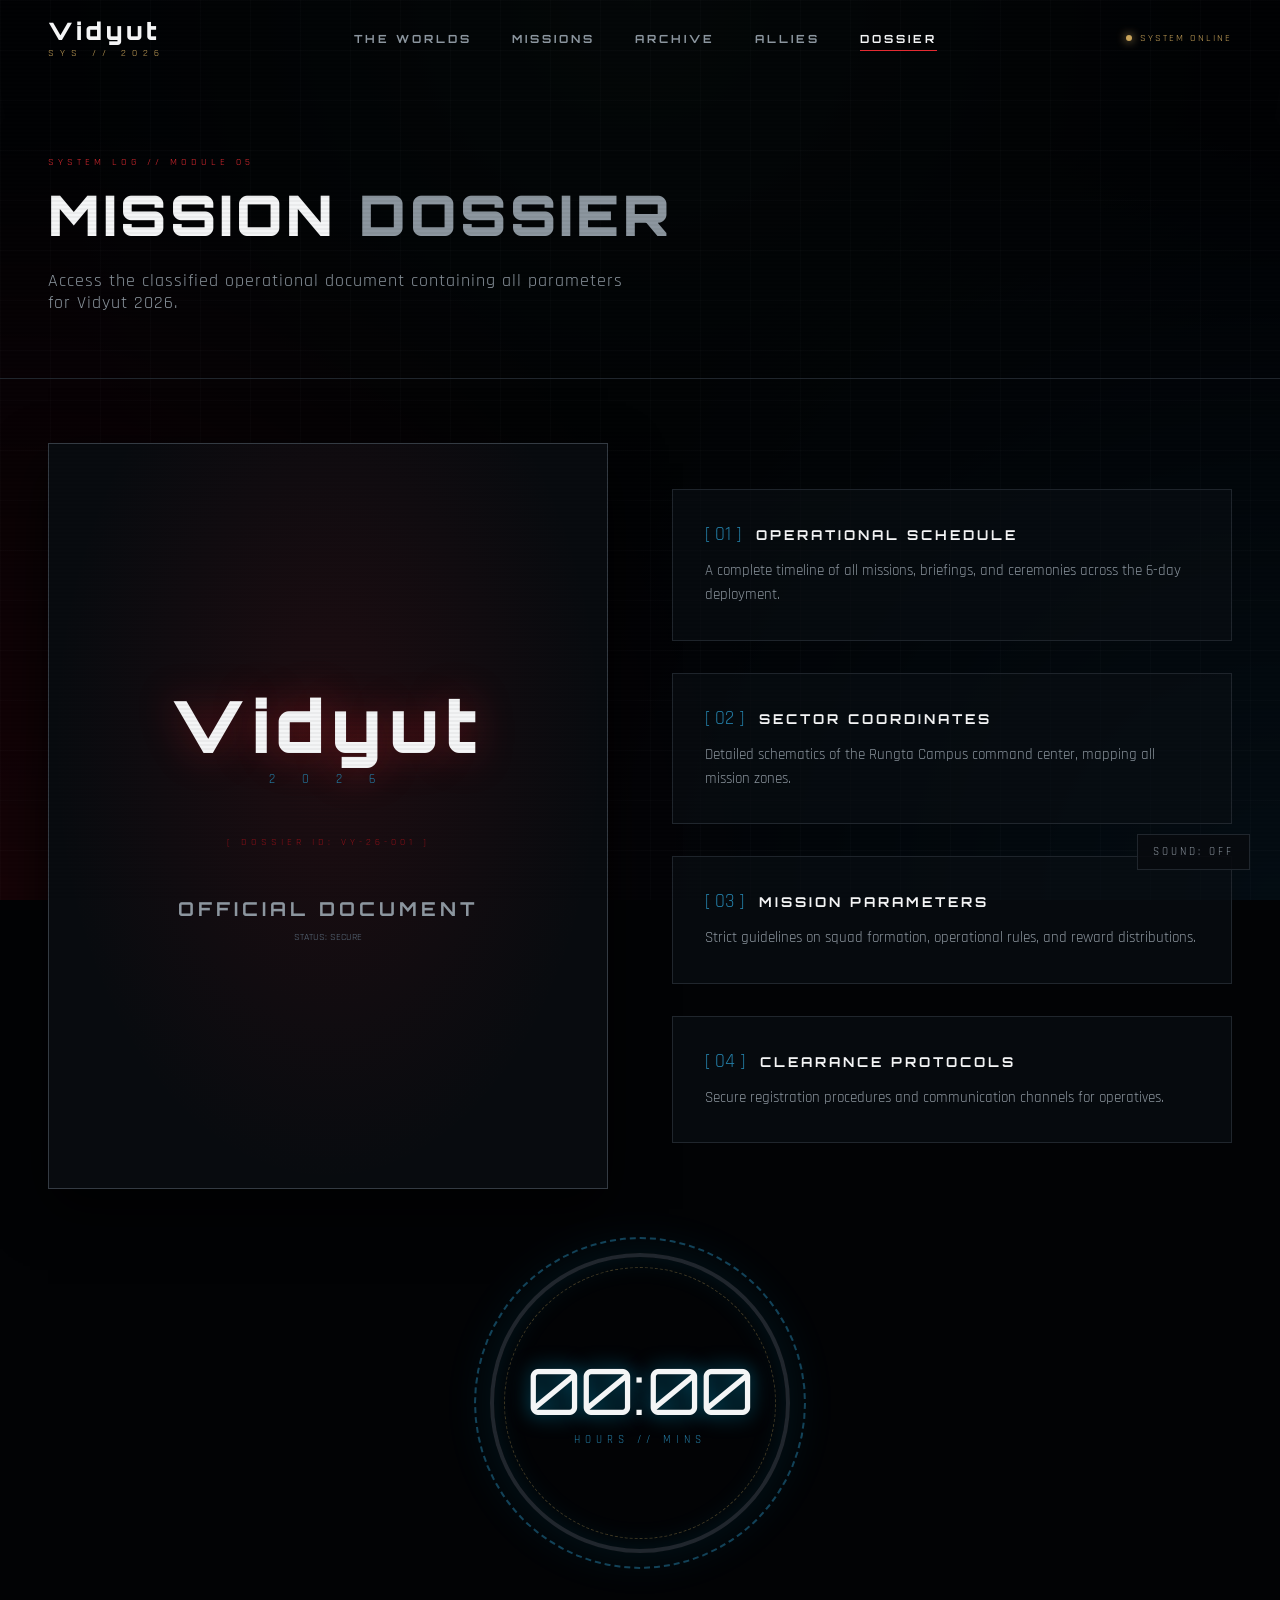
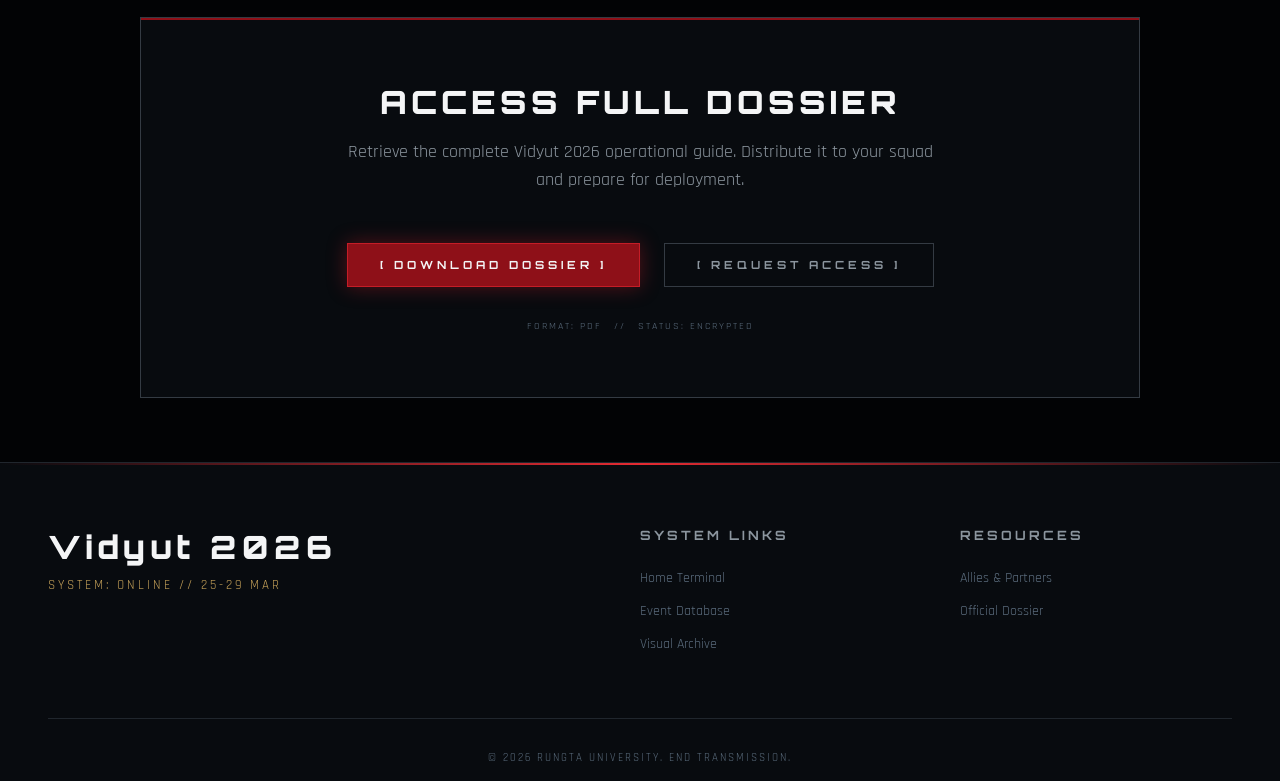
<file: brochure.html>
<!DOCTYPE html>
<html lang="en">
<head>
<meta charset="UTF-8">
<meta name="viewport" content="width=device-width, initial-scale=1.0">
<title>MISSION DOSSIER // Vidyut 2026</title>
<link rel="icon" type="image/png" href="https://i.ibb.co/TD3bmT7h/Untitled-design.png">
<link rel="preconnect" href="https://fonts.googleapis.com">
<link href="https://fonts.googleapis.com/css2?family=Orbitron:wght@400;700;900&family=Rajdhani:wght@400;500;600;700&display=swap" rel="stylesheet">
<link rel="stylesheet" href="shared.css">
<style>
/* Specific overrides for brochure.html */
.page-header {
  padding: 150px 3rem 4rem;
  max-width: 1300px;
  margin: 0 auto;
  border-bottom: 1px solid var(--steel);
}

.brochure-layout {
  display: grid;
  grid-template-columns: 1fr 1fr;
  gap: 4rem;
  align-items: center;
  max-width: 1300px;
  margin: 4rem auto;
  padding: 0 3rem;
}

.brochure-preview {
  background: var(--gunmetal);
  border: 1px solid var(--steel-light);
  aspect-ratio: 3/4;
  display: flex;
  flex-direction: column;
  align-items: center;
  justify-content: center;
  position: relative;
  overflow: hidden;
  box-shadow: 0 20px 50px rgba(0,0,0,0.8);
}
.bp-bg {
  position: absolute;
  inset: 0;
  background: radial-gradient(ellipse at 50% 40%, rgba(230, 36, 41, 0.1) 0%, transparent 70%);
}
.bp-content {
  position: relative;
  z-index: 1;
  text-align: center;
  padding: 2rem;
}
.bp-logo {
  font-family: 'Orbitron', sans-serif;
  font-size: 4.5rem;
  font-weight: 900;
  color: var(--white);
  letter-spacing: 8px;
  text-shadow: 0 0 40px rgba(230, 36, 41, 0.4);
  line-height: 1;
}
.bp-year {
  font-family: var(--hud-font);
  font-size: 0.8rem;
  color: var(--hud-cyan);
  letter-spacing: 12px;
  margin-top: 10px;
}
.bp-syms {
  margin: 3rem 0;
  font-family: var(--hud-font);
  font-size: 0.65rem;
  color: var(--energy-red);
  letter-spacing: 4px;
}
.bp-title {
  font-family: 'Orbitron', sans-serif;
  font-size: 1.2rem;
  font-weight: 700;
  color: var(--silver);
  letter-spacing: 4px;
  margin-bottom: 8px;
}

.brochure-info {
  display: flex;
  flex-direction: column;
  gap: 2rem;
}
.br-item {
  background: rgba(11, 15, 20, 0.6);
  border: 1px solid var(--steel);
  padding: 2rem;
  transition: all 0.3s;
  position: relative;
}
.br-item:hover {
  border-color: var(--hud-cyan);
  background: var(--gunmetal);
  transform: translateX(10px);
}
.br-item::before {
  content: '';
  position: absolute;
  left: 0; top: 0; bottom: 0;
  width: 2px;
  background: var(--hud-cyan);
  opacity: 0;
  transition: opacity 0.3s;
}
.br-item:hover::before { opacity: 1; }
.br-item-head {
  display: flex;
  align-items: center;
  gap: 15px;
  margin-bottom: 12px;
}
.br-icon {
  font-family: var(--hud-font);
  color: var(--hud-cyan);
  font-size: 1.2rem;
}
.br-item-title {
  font-family: 'Orbitron', sans-serif;
  font-size: 0.85rem;
  font-weight: 700;
  color: var(--white);
  letter-spacing: 3px;
  text-transform: uppercase;
}
.br-item-desc {
  font-size: 0.95rem;
  color: var(--silver);
  line-height: 1.6;
}

.download-cta {
  background: var(--gunmetal);
  border: 1px solid var(--steel-light);
  padding: 4rem 3rem;
  text-align: center;
  margin: 4rem auto;
  max-width: 1000px;
  position: relative;
  overflow: hidden;
}
.download-cta::before {
  content: '';
  position: absolute;
  top: 0; left: 0; right: 0; height: 2px;
  background: var(--energy-red);
}
.dc-title {
  font-family: 'Orbitron', sans-serif;
  font-size: 2rem;
  font-weight: 900;
  color: var(--white);
  margin-bottom: 1rem;
  letter-spacing: 4px;
}
.dc-sub {
  font-size: 1.1rem;
  color: var(--silver);
  margin-bottom: 3rem;
  line-height: 1.6;
  max-width: 600px;
  margin-left: auto;
  margin-right: auto;
}
.dc-btns {
  display: flex;
  gap: 1.5rem;
  justify-content: center;
  flex-wrap: wrap;
}
.btn-ghost {
  display: inline-block;
  background: transparent;
  color: var(--silver);
  padding: 14px 32px;
  font-family: 'Orbitron', sans-serif;
  font-size: 0.7rem;
  font-weight: 700;
  letter-spacing: 4px;
  text-transform: uppercase;
  text-decoration: none;
  border: 1px solid var(--steel-light);
  transition: all 0.3s;
}
.btn-ghost:hover {
  border-color: var(--hud-cyan);
  color: var(--hud-cyan);
  background: rgba(0, 200, 255, 0.05);
}
.file-info {
  display: flex;
  align-items: center;
  gap: 12px;
  margin-top: 2rem;
  justify-content: center;
  font-family: var(--hud-font);
  font-size: 0.65rem;
  color: var(--muted);
  letter-spacing: 2px;
}

/* REACTOR COUNTDOWN */
.reactor-container {
  display: flex;
  justify-content: center;
  margin: 4rem 0;
}
.reactor-core {
  position: relative;
  width: 300px; height: 300px;
  border-radius: 50%;
  border: 4px solid var(--steel);
  display: flex; align-items: center; justify-content: center;
  box-shadow: 0 0 50px rgba(0, 200, 255, 0.1), inset 0 0 30px rgba(0, 200, 255, 0.1);
  animation: pulseCore 4s infinite alternate;
}
@keyframes pulseCore {
  from { box-shadow: 0 0 50px rgba(0, 200, 255, 0.1), inset 0 0 30px rgba(0, 200, 255, 0.1); border-color: var(--steel); }
  to { box-shadow: 0 0 80px rgba(0, 200, 255, 0.3), inset 0 0 50px rgba(0, 200, 255, 0.3); border-color: var(--hud-cyan); }
}
.reactor-ring {
  position: absolute; inset: -20px;
  border: 2px dashed var(--hud-cyan); border-radius: 50%;
  animation: spin 30s linear infinite; opacity: 0.5;
}
.reactor-ring-2 {
  position: absolute; inset: 10px;
  border: 1px dashed var(--arc-gold); border-radius: 50%;
  animation: spin reverse 20s linear infinite; opacity: 0.3;
}
@keyframes spin { 100% { transform: rotate(360deg); } }

.countdown {
  display: flex; flex-direction: column; align-items: center;
  position: relative; z-index: 2;
}
.cd-time {
  font-family: var(--title-font); font-size: 4rem; color: var(--white);
  line-height: 1; text-shadow: 0 0 20px rgba(0,200,255,0.5);
}
.cd-label {
  font-family: var(--hud-font); font-size: 0.7rem; color: var(--hud-cyan);
  letter-spacing: 5px; margin-top: 10px;
}

@media(max-width: 900px) {
  .page-header { padding: 120px 1.5rem 3rem; }
  .brochure-layout { grid-template-columns: 1fr; padding: 0 1.5rem; gap: 3rem; }
  .download-cta { margin: 3rem 1.5rem; padding: 3rem 1.5rem; }
  .br-item:hover { transform: none; }
}
</style>
</head>
<body>

<div class="bg-cinematic"></div>
<div class="bg-grid"></div>
<div class="bg-scanlines"></div>

<!-- MOBILE COMMAND MENU -->
<div id="cmd-menu">
  <a href="index.html">01 THE WORLDS</a>
  <a href="events.html">02 MISSION FILES</a>
  <a href="gallery.html">03 THE ARCHIVE</a>
  <a href="sponsors.html">04 THE ALLIES</a>
  <a href="brochure.html" class="active">05 THE DOSSIER</a>
</div>

<!-- NAVBAR HUD -->
<nav id="hud-navbar">
  <a href="index.html" class="nav-brand">
    <span class="nav-brand-title">Vidyut</span>
    <span class="nav-brand-sub">SYS // 2026</span>
  </a>
  <ul class="nav-links">
    <li><a href="index.html">The Worlds</a></li>
    <li><a href="events.html">Missions</a></li>
    <li><a href="gallery.html">Archive</a></li>
    <li><a href="sponsors.html">Allies</a></li>
    <li><a href="brochure.html" class="active">Dossier</a></li>
  </ul>
  <div class="nav-right">
    <div class="sys-indicator">
      <div class="sys-dot"></div>
      SYSTEM ONLINE
    </div>
    <button class="hamburger" id="btn-hamburger">
      <span></span><span></span><span></span>
    </button>
  </div>
</nav>

<header class="page-header reveal">
  <div class="section-label">SYSTEM LOG // MODULE 05</div>
  <h1 class="cinematic-title">MISSION <span>DOSSIER</span></h1>
  <p style="color:var(--silver); font-size:1.1rem; letter-spacing:1px; max-width:600px;">Access the classified operational document containing all parameters for Vidyut 2026.</p>
</header>

<main>
  <div class="brochure-layout">
    <div class="brochure-preview reveal">
      <div class="hud-corner tl"></div><div class="hud-corner tr"></div>
      <div class="hud-corner bl"></div><div class="hud-corner br"></div>
      <div class="bp-bg"></div>
      <div class="bp-content">
        <div class="bp-logo">Vidyut</div>
        <div class="bp-year">2 0 2 6</div>
        <div class="bp-syms">[ DOSSIER ID: VY-26-001 ]</div>
        <div class="bp-title">OFFICIAL DOCUMENT</div>
        <div style="font-family:var(--hud-font); font-size:0.6rem; color:var(--muted); margin-top:10px;">STATUS: SECURE</div>
      </div>
    </div>
    <div class="brochure-info reveal">
      <div class="br-item">
        <div class="br-item-head"><div class="br-icon">[ 01 ]</div><div class="br-item-title">Operational Schedule</div></div>
        <div class="br-item-desc">A complete timeline of all missions, briefings, and ceremonies across the 6-day deployment.</div>
      </div>
      <div class="br-item">
        <div class="br-item-head"><div class="br-icon">[ 02 ]</div><div class="br-item-title">Sector Coordinates</div></div>
        <div class="br-item-desc">Detailed schematics of the Rungta Campus command center, mapping all mission zones.</div>
      </div>
      <div class="br-item">
        <div class="br-item-head"><div class="br-icon">[ 03 ]</div><div class="br-item-title">Mission Parameters</div></div>
        <div class="br-item-desc">Strict guidelines on squad formation, operational rules, and reward distributions.</div>
      </div>
      <div class="br-item">
        <div class="br-item-head"><div class="br-icon">[ 04 ]</div><div class="br-item-title">Clearance Protocols</div></div>
        <div class="br-item-desc">Secure registration procedures and communication channels for operatives.</div>
      </div>
    </div>
  </div>

  <div class="reactor-container reveal">
    <div class="reactor-core">
      <div class="reactor-ring"></div>
      <div class="reactor-ring-2"></div>
      <div class="countdown">
        <div class="cd-time" id="reactor-timer">00:00</div>
        <div class="cd-label">HOURS // MINS</div>
      </div>
    </div>
  </div>

  <div class="download-cta reveal">
    <div class="hud-corner tl"></div><div class="hud-corner tr"></div>
    <div class="hud-corner bl"></div><div class="hud-corner br"></div>
    <h2 class="dc-title">ACCESS FULL <span>DOSSIER</span></h2>
    <p class="dc-sub">Retrieve the complete Vidyut 2026 operational guide. Distribute it to your squad and prepare for deployment.</p>
    <div class="dc-btns">
      <a href="#" class="btn-primary" onclick="alert('Dossier encryption is currently active. Please stand by for official release or contact command.');return false;">[ DOWNLOAD DOSSIER ]</a>
      <a href="mailto:Vidyut.s@rungta.ac.in?subject=Vidyut 2026 Dossier Request" class="btn-ghost">[ REQUEST ACCESS ]</a>
    </div>
    <div class="file-info"><span>FORMAT: PDF</span><span>//</span><span>STATUS: ENCRYPTED</span></div>
  </div>
</main>

<!-- FOOTER -->
<footer class="cmd-footer">
  <div class="footer-grid">
    <div>
      <div class="f-brand">Vidyut 2026</div>
      <div class="f-sys-status">SYSTEM: ONLINE // 25-29 MAR</div>
    </div>
    <div class="f-col">
      <h4>SYSTEM LINKS</h4>
      <ul>
        <li><a href="index.html">Home Terminal</a></li>
        <li><a href="events.html">Event Database</a></li>
        <li><a href="gallery.html">Visual Archive</a></li>
      </ul>
    </div>
    <div class="f-col">
      <h4>RESOURCES</h4>
      <ul>
        <li><a href="sponsors.html">Allies & Partners</a></li>
        <li><a href="brochure.html">Official Dossier</a></li>
      </ul>
    </div>
  </div>
  <div class="f-bottom">
    <span>© 2026 RUNGTA UNIVERSITY. END TRANSMISSION.</span>
  </div>
</footer>

<script src="js/main.js"></script>
<script src="js/cursor.js"></script>
<script src="js/audio.js"></script>
<script src="js/scene-transition.js"></script>
<script>
  // Reactor Countdown Logic
  document.addEventListener('DOMContentLoaded', () => {
    const targetDate = new Date("March 25, 2026 00:00:00").getTime();
    const timerDisplay = document.getElementById("reactor-timer");

    const updateTimer = () => {
      const now = new Date().getTime();
      const distance = targetDate - now;

      if (distance < 0) {
        timerDisplay.textContent = "00:00";
        return;
      }

      const days = Math.floor(distance / (1000 * 60 * 60 * 24));
      const hours = Math.floor((distance % (1000 * 60 * 60 * 24)) / (1000 * 60 * 60));
      const mins = Math.floor((distance % (1000 * 60 * 60)) / (1000 * 60));

      const h = String((days * 24) + hours).padStart(2, '0');
      const m = String(mins).padStart(2, '0');
      
      timerDisplay.textContent = `${h}:${m}`;
    };

    updateTimer();
    setInterval(updateTimer, 60000); // update every minute
  });
</script>
</body>
</html>
</file>
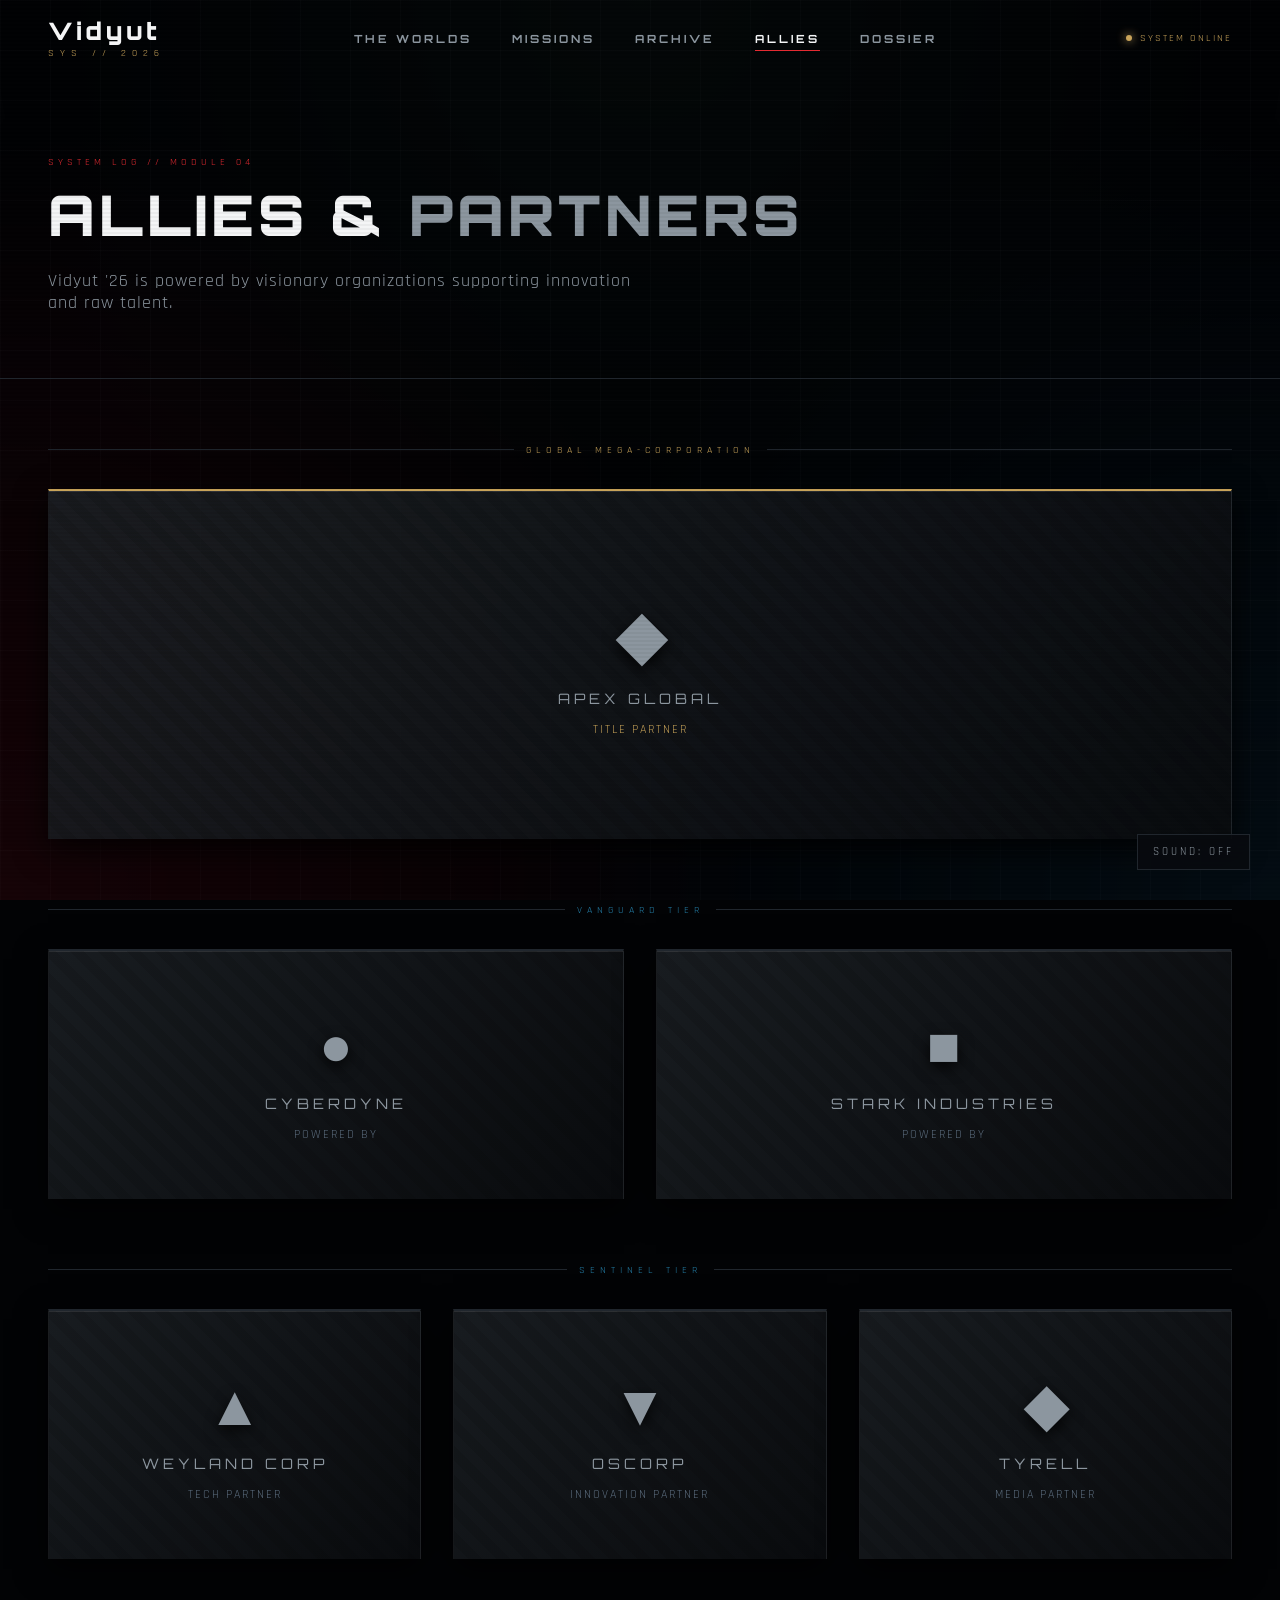
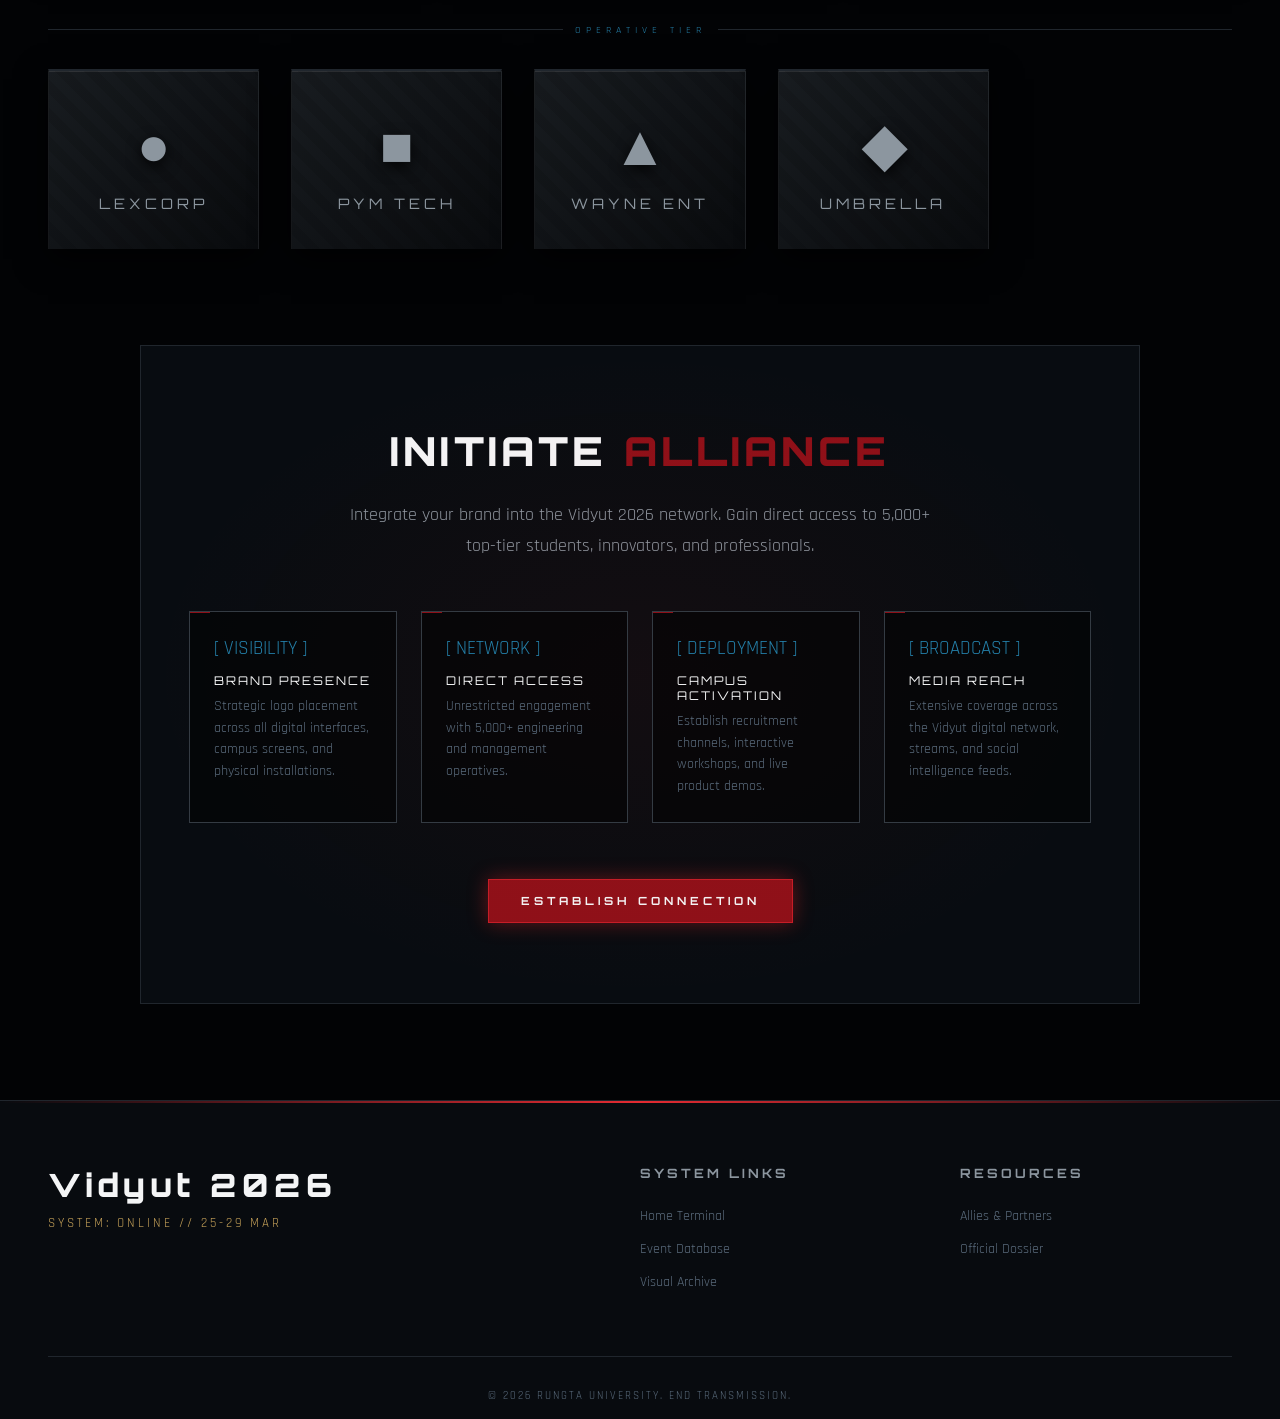
<file: sponsors.html>
<!DOCTYPE html>
<html lang="en">
<head>
<meta charset="UTF-8">
<meta name="viewport" content="width=device-width, initial-scale=1.0">
<title>ALLIES & PARTNERS // Vidyut 2026</title>
<link rel="icon" type="image/png" href="https://i.ibb.co/TD3bmT7h/Untitled-design.png">
<link rel="preconnect" href="https://fonts.googleapis.com">
<link href="https://fonts.googleapis.com/css2?family=Orbitron:wght@400;700;900&family=Rajdhani:wght@400;500;600;700&display=swap" rel="stylesheet">
<link rel="stylesheet" href="shared.css">
<style>
/* Specific overrides for sponsors.html */
.page-header {
  padding: 150px 3rem 4rem;
  max-width: 1300px;
  margin: 0 auto;
  border-bottom: 1px solid var(--steel);
}
.tier-label {
  font-family: var(--hud-font);
  font-size: 0.65rem;
  color: var(--hud-cyan);
  letter-spacing: 5px;
  text-transform: uppercase;
  margin: 4rem 0 2rem;
  display: flex;
  align-items: center;
  gap: 12px;
}
.tier-label::before, .tier-label::after {
  content: ""; flex: 1; height: 1px; background: var(--steel);
}
.tier-label.title-sp { color: var(--arc-gold); }

.sponsors-tier {
  display: grid;
  gap: 2rem;
  max-width: 1300px;
  margin: 0 auto;
  padding: 0 3rem;
}
.sponsors-tier.title-sp { grid-template-columns: 1fr; }
.sponsors-tier.platinum { grid-template-columns: repeat(2, 1fr); }
.sponsors-tier.gold { grid-template-columns: repeat(3, 1fr); }
.sponsors-tier.silver { grid-template-columns: repeat(auto-fill, minmax(200px, 1fr)); }

.sp-card {
  background: linear-gradient(135deg, rgba(30, 35, 40, 0.8), rgba(10, 12, 15, 0.9));
  border: 1px solid rgba(255,255,255,0.05);
  border-top: 2px solid var(--steel);
  border-bottom: 2px solid var(--steel-dark);
  display: flex;
  align-items: center;
  justify-content: center;
  flex-direction: column;
  gap: 15px;
  padding: 2.5rem;
  transition: all 0.5s cubic-bezier(0.2, 1, 0.3, 1);
  position: relative;
  overflow: hidden;
  height: 250px;
  text-align: center;
  cursor: none;
  box-shadow: 0 10px 30px rgba(0,0,0,0.8), inset 0 1px 0 rgba(255,255,255,0.1);
}
.sp-card.silver-card { height: 180px; padding: 1.5rem; }

.sp-card:hover {
  border-color: var(--hud-blue);
  border-top-color: var(--hud-cyan);
  background: linear-gradient(135deg, rgba(40, 45, 55, 0.9), rgba(15, 20, 25, 0.9));
  transform: translateY(-10px) scale(1.02);
  box-shadow: 0 20px 50px rgba(0, 0, 0, 0.9), 0 0 20px rgba(0, 200, 255, 0.2);
  z-index: 10;
}

.sp-card::before {
  content: "";
  position: absolute;
  inset: 0;
  background: repeating-linear-gradient(45deg, transparent, transparent 10px, rgba(0,0,0,0.2) 10px, rgba(0,0,0,0.2) 20px);
  opacity: 0.5;
  pointer-events: none;
}
.sp-card::after {
  content: ""; position: absolute; inset: 0;
  background: radial-gradient(circle at center, rgba(0, 200, 255, 0.1), transparent);
  opacity: 0; transition: opacity 0.5s;
}
.sp-card:hover::after { opacity: 1; }

.sp-sym {
  font-size: 3.5rem;
  color: var(--silver);
  font-family: 'Orbitron', sans-serif;
  font-weight: 900;
  transition: color 0.4s;
  position: relative; z-index: 2;
  text-shadow: 0 5px 15px rgba(0,0,0,0.8);
}
.sp-card:hover .sp-sym { color: var(--white); text-shadow: 0 0 20px rgba(0,200,255,0.6); }

.sp-name {
  font-family: 'Orbitron', sans-serif;
  font-size: 0.9rem;
  color: var(--silver);
  letter-spacing: 4px;
  text-transform: uppercase;
  transition: color 0.4s;
  position: relative; z-index: 2;
}
.sp-card:hover .sp-name { color: var(--white); }

.sp-type {
  font-size: 0.75rem;
  color: var(--muted);
  letter-spacing: 2px;
  font-family: var(--hud-font);
  transition: color 0.4s;
  position: relative; z-index: 2;
}
.sp-card:hover .sp-type { color: var(--hud-cyan); }

.sp-card.title-big {
  height: 350px;
  border-top-color: var(--arc-gold);
}
.sp-card.title-big:hover {
  border-color: var(--arc-gold);
  box-shadow: 0 10px 40px rgba(214, 168, 79, 0.15);
}
.sp-card.title-big .sp-sym { font-size: 4rem; }
.sp-card.title-big:hover .sp-sym { color: var(--arc-gold); text-shadow: 0 0 20px rgba(214, 168, 79, 0.4); }
.sp-card.title-big .sp-type { color: var(--arc-gold); }

/* BECOME ALLY */
.become-sp {
  background: rgba(11, 15, 20, 0.8);
  border: 1px solid var(--steel);
  padding: 5rem 3rem;
  text-align: center;
  margin: 6rem auto;
  max-width: 1000px;
  position: relative;
  overflow: hidden;
}
.become-sp::before {
  content: "";
  position: absolute;
  inset: 0;
  background: radial-gradient(ellipse at center, rgba(230, 36, 41, 0.05) 0%, transparent 70%);
}
.become-title {
  font-family: 'Orbitron', sans-serif;
  font-size: 2.5rem;
  font-weight: 900;
  color: var(--white);
  margin-bottom: 1.5rem;
  letter-spacing: 4px;
}
.become-title span { color: var(--energy-red); }
.become-desc {
  font-size: 1.1rem;
  color: var(--silver);
  max-width: 600px;
  margin: 0 auto 3rem;
  line-height: 1.8;
}
.become-benefits {
  display: grid;
  grid-template-columns: repeat(auto-fit, minmax(200px, 1fr));
  gap: 1.5rem;
  margin-bottom: 3.5rem;
  text-align: left;
}
.benefit-item {
  background: rgba(0,0,0,0.5);
  border: 1px solid var(--steel-light);
  padding: 1.5rem;
  position: relative;
}
.benefit-item::before {
  content: '';
  position: absolute;
  top: 0; left: 0; width: 20px; height: 1px;
  background: var(--energy-red);
}
.benefit-icon {
  font-family: var(--hud-font);
  font-size: 1.2rem;
  color: var(--hud-cyan);
  margin-bottom: 12px;
  display: block;
}
.benefit-title {
  font-family: 'Orbitron', sans-serif;
  font-size: 0.75rem;
  color: var(--white);
  letter-spacing: 2px;
  margin-bottom: 8px;
}
.benefit-text {
  font-size: 0.85rem;
  color: var(--muted);
  line-height: 1.6;
}
.btn-primary {
  display: inline-block;
  background: var(--energy-red);
  color: var(--white);
  padding: 14px 32px;
  font-family: 'Orbitron', sans-serif;
  font-size: 0.7rem;
  font-weight: 700;
  letter-spacing: 4px;
  text-transform: uppercase;
  text-decoration: none;
  border: 1px solid var(--hot-red);
  box-shadow: 0 0 20px rgba(230, 36, 41, 0.4);
  transition: all 0.3s;
}
.btn-primary:hover {
  background: var(--hot-red);
  box-shadow: 0 0 40px rgba(230, 36, 41, 0.6);
  transform: translateY(-2px);
}

@media(max-width: 900px) {
  .page-header { padding: 120px 1.5rem 3rem; }
  .sponsors-tier { padding: 0 1.5rem; }
  .sponsors-tier.platinum, .sponsors-tier.gold, .sponsors-tier.silver { grid-template-columns: 1fr; }
  .sp-card { height: auto; min-height: 180px; }
  .become-sp { margin: 4rem 1.5rem; padding: 3rem 1.5rem; }
}
</style>
</head>
<body>

<div class="bg-cinematic"></div>
<div class="bg-grid"></div>
<div class="bg-scanlines"></div>

<!-- MOBILE COMMAND MENU -->
<div id="cmd-menu">
  <a href="index.html">01 THE WORLDS</a>
  <a href="events.html">02 MISSION FILES</a>
  <a href="gallery.html">03 THE ARCHIVE</a>
  <a href="sponsors.html" class="active">04 THE ALLIES</a>
  <a href="brochure.html">05 THE DOSSIER</a>
</div>

<!-- NAVBAR HUD -->
<nav id="hud-navbar">
  <a href="index.html" class="nav-brand">
    <span class="nav-brand-title">Vidyut</span>
    <span class="nav-brand-sub">SYS // 2026</span>
  </a>
  <ul class="nav-links">
    <li><a href="index.html">The Worlds</a></li>
    <li><a href="events.html">Missions</a></li>
    <li><a href="gallery.html">Archive</a></li>
    <li><a href="sponsors.html" class="active">Allies</a></li>
    <li><a href="brochure.html">Dossier</a></li>
  </ul>
  <div class="nav-right">
    <div class="sys-indicator">
      <div class="sys-dot"></div>
      SYSTEM ONLINE
    </div>
    <button class="hamburger" id="btn-hamburger">
      <span></span><span></span><span></span>
    </button>
  </div>
</nav>

<header class="page-header reveal">
  <div class="section-label">SYSTEM LOG // MODULE 04</div>
  <h1 class="cinematic-title">ALLIES & <span>PARTNERS</span></h1>
  <p style="color:var(--silver); font-size:1.1rem; letter-spacing:1px; max-width:600px;">Vidyut '26 is powered by visionary organizations supporting innovation and raw talent.</p>
</header>

<main>
  <div class="tier-label title-sp" style="max-width:1300px; margin:4rem auto 2rem; padding:0 3rem;">GLOBAL MEGA-CORPORATION</div>
  <div class="sponsors-tier title-sp reveal">
    <div class="sp-card title-big">
      <div class="hud-corner tl"></div><div class="hud-corner tr"></div>
      <div class="hud-corner bl"></div><div class="hud-corner br"></div>
      <span class="sp-sym">◆</span>
      <div class="sp-name">Apex Global</div>
      <div class="sp-type">TITLE PARTNER</div>
    </div>
  </div>

  <div class="tier-label" style="max-width:1300px; margin:4rem auto 2rem; padding:0 3rem;">VANGUARD TIER</div>
  <div class="sponsors-tier platinum reveal">
    <div class="sp-card">
      <div class="hud-corner tl"></div><div class="hud-corner br"></div>
      <span class="sp-sym">●</span><div class="sp-name">CyberDyne</div><div class="sp-type">POWERED BY</div>
    </div>
    <div class="sp-card">
      <div class="hud-corner tl"></div><div class="hud-corner br"></div>
      <span class="sp-sym">■</span><div class="sp-name">Stark Industries</div><div class="sp-type">POWERED BY</div>
    </div>
  </div>

  <div class="tier-label" style="max-width:1300px; margin:4rem auto 2rem; padding:0 3rem;">SENTINEL TIER</div>
  <div class="sponsors-tier gold reveal">
    <div class="sp-card">
      <span class="sp-sym">▲</span><div class="sp-name">Weyland Corp</div><div class="sp-type">TECH PARTNER</div>
    </div>
    <div class="sp-card">
      <span class="sp-sym">▼</span><div class="sp-name">Oscorp</div><div class="sp-type">INNOVATION PARTNER</div>
    </div>
    <div class="sp-card">
      <span class="sp-sym">◆</span><div class="sp-name">Tyrell</div><div class="sp-type">MEDIA PARTNER</div>
    </div>
  </div>

  <div class="tier-label" style="max-width:1300px; margin:4rem auto 2rem; padding:0 3rem;">OPERATIVE TIER</div>
  <div class="sponsors-tier silver reveal">
    <div class="sp-card silver-card"><span class="sp-sym">●</span><div class="sp-name">LexCorp</div></div>
    <div class="sp-card silver-card"><span class="sp-sym">■</span><div class="sp-name">Pym Tech</div></div>
    <div class="sp-card silver-card"><span class="sp-sym">▲</span><div class="sp-name">Wayne Ent</div></div>
    <div class="sp-card silver-card"><span class="sp-sym">◆</span><div class="sp-name">Umbrella</div></div>
  </div>

  <div class="become-sp reveal">
    <div class="hud-corner tl"></div><div class="hud-corner tr"></div>
    <div class="hud-corner bl"></div><div class="hud-corner br"></div>
    <h2 class="become-title">INITIATE <span>ALLIANCE</span></h2>
    <p class="become-desc">Integrate your brand into the Vidyut 2026 network. Gain direct access to 5,000+ top-tier students, innovators, and professionals.</p>
    <div class="become-benefits">
      <div class="benefit-item">
        <span class="benefit-icon">[ VISIBILITY ]</span>
        <div class="benefit-title">BRAND PRESENCE</div>
        <div class="benefit-text">Strategic logo placement across all digital interfaces, campus screens, and physical installations.</div>
      </div>
      <div class="benefit-item">
        <span class="benefit-icon">[ NETWORK ]</span>
        <div class="benefit-title">DIRECT ACCESS</div>
        <div class="benefit-text">Unrestricted engagement with 5,000+ engineering and management operatives.</div>
      </div>
      <div class="benefit-item">
        <span class="benefit-icon">[ DEPLOYMENT ]</span>
        <div class="benefit-title">CAMPUS ACTIVATION</div>
        <div class="benefit-text">Establish recruitment channels, interactive workshops, and live product demos.</div>
      </div>
      <div class="benefit-item">
        <span class="benefit-icon">[ BROADCAST ]</span>
        <div class="benefit-title">MEDIA REACH</div>
        <div class="benefit-text">Extensive coverage across the Vidyut digital network, streams, and social intelligence feeds.</div>
      </div>
    </div>
    <a href="mailto:Vidyut.s@rungta.ac.in?subject=Alliance Inquiry — Vidyut 2026" class="btn-primary">Establish Connection</a>
  </div>
</main>

<!-- FOOTER -->
<footer class="cmd-footer">
  <div class="footer-grid">
    <div>
      <div class="f-brand">Vidyut 2026</div>
      <div class="f-sys-status">SYSTEM: ONLINE // 25-29 MAR</div>
    </div>
    <div class="f-col">
      <h4>SYSTEM LINKS</h4>
      <ul>
        <li><a href="index.html">Home Terminal</a></li>
        <li><a href="events.html">Event Database</a></li>
        <li><a href="gallery.html">Visual Archive</a></li>
      </ul>
    </div>
    <div class="f-col">
      <h4>RESOURCES</h4>
      <ul>
        <li><a href="sponsors.html">Allies & Partners</a></li>
        <li><a href="brochure.html">Official Dossier</a></li>
      </ul>
    </div>
  </div>
  <div class="f-bottom">
    <span>© 2026 RUNGTA UNIVERSITY. END TRANSMISSION.</span>
  </div>
</footer>

<script src="js/main.js"></script>
<script src="js/cursor.js"></script>
<script src="js/audio.js"></script>
<script src="js/scene-transition.js"></script></body>
</html>
</file>
<file: shared.css>
@import url('https://fonts.googleapis.com/css2?family=Orbitron:wght@400;700;900&family=Rajdhani:wght@400;500;600;700&display=swap');

:root {
  /* DOOMSDAY COLOR PALETTE */
  /* Environments */
  --void: #020305;
  --gunmetal: #080B0F;
  --abyss: #05070A;
  --panel: #0D1117;
  
  /* Metals */
  --steel: #20262D;
  --steel-light: #343B43;
  --silver: #8C969F;
  
  /* Accents */
  --arc-gold: #C9A45A;
  --arc-gold-bright: #E2BD70;
  --doom-green: #17281E;
  --doom-green-bright: #557B58;
  
  /* Threat / Energy */
  --energy-red: #8E1018;
  --hot-red: #C51D27;
  --threat-red: #E52B32;
  
  /* Tech */
  --hud-cyan: #247FA8;
  --hud-blue: #194B68;
  --white: #F4F5F6;
  --muted: #5a6b7c;

  /* Typography */
  --title-font: 'Orbitron', sans-serif;
  --hud-font: 'Rajdhani', sans-serif;
}

* { margin: 0; padding: 0; box-sizing: border-box; }
html { scroll-behavior: smooth; }
body {
  font-family: var(--hud-font);
  background-color: var(--void);
  color: var(--white);
  overflow-x: hidden;
  cursor: none; /* Custom cursor */
}

/* CUSTOM CURSOR */
#cursor {
  position: fixed; top: 0; left: 0;
  width: 20px; height: 20px;
  border: 1px solid var(--hot-red);
  border-radius: 50%;
  pointer-events: none;
  z-index: 999999;
  transform: translate(-50%, -50%);
  display: flex; align-items: center; justify-content: center;
  font-size: 8px; color: var(--hot-red);
  mix-blend-mode: difference;
  transition: width 0.2s, height 0.2s, border-color 0.2s;
}
#cursor.active {
  width: 40px; height: 40px;
  border-color: var(--arc-gold);
  background: rgba(201, 164, 90, 0.1);
}

/* CINEMATIC BACKGROUND SYSTEM */
.bg-cinematic {
  position: fixed; inset: 0; z-index: -10;
  background: radial-gradient(circle at 50% 0%, var(--doom-green) 0%, transparent 60%),
              radial-gradient(circle at 100% 100%, var(--hud-blue) 0%, transparent 50%),
              radial-gradient(circle at 0% 100%, var(--energy-red) 0%, transparent 50%);
  opacity: 0.15;
  pointer-events: none;
}
.bg-grid {
  position: fixed; inset: 0; z-index: -9;
  background-image: 
    linear-gradient(rgba(140, 150, 159, 0.03) 1px, transparent 1px),
    linear-gradient(90deg, rgba(140, 150, 159, 0.03) 1px, transparent 1px);
  background-size: 50px 50px;
  pointer-events: none;
}
.bg-scanlines {
  position: fixed; inset: 0; z-index: 9999;
  background: repeating-linear-gradient(
    0deg,
    transparent,
    transparent 2px,
    rgba(0, 0, 0, 0.1) 2px,
    rgba(0, 0, 0, 0.1) 4px
  );
  pointer-events: none;
  opacity: 0.4;
}

/* HUD NAVBAR */
#hud-navbar {
  position: fixed; top: 0; left: 0; width: 100%;
  padding: 1rem 3rem;
  display: flex; justify-content: space-between; align-items: center;
  z-index: 10000;
  background: transparent;
  border-bottom: 1px solid transparent;
  transition: all 0.4s ease;
}
#hud-navbar.scrolled {
  background: rgba(2, 3, 5, 0.85);
  backdrop-filter: blur(10px);
  border-bottom: 1px solid var(--steel);
}

.nav-brand {
  display: flex; flex-direction: column; text-decoration: none;
}
.nav-brand-title {
  font-family: var(--title-font); font-size: 1.5rem; font-weight: 900;
  color: var(--white); letter-spacing: 4px;
}
.nav-brand-sub {
  font-family: var(--hud-font); font-size: 0.65rem; color: var(--arc-gold);
  letter-spacing: 6px;
}

.nav-links {
  display: flex; gap: 2.5rem; list-style: none;
}
.nav-links a {
  text-decoration: none; color: var(--silver);
  font-family: var(--title-font); font-size: 0.7rem; font-weight: 700;
  letter-spacing: 3px; text-transform: uppercase;
  position: relative; padding: 5px 0; transition: color 0.3s;
}
.nav-links a:hover, .nav-links a.active { color: var(--white); }
.nav-links a::after {
  content: ''; position: absolute; bottom: 0; left: 0; width: 0; height: 1px;
  background: var(--threat-red); transition: width 0.3s;
}
.nav-links a:hover::after, .nav-links a.active::after { width: 100%; }

.nav-right { display: flex; align-items: center; gap: 2rem; }
.sys-indicator {
  display: flex; align-items: center; gap: 8px;
  font-size: 0.65rem; color: var(--arc-gold); letter-spacing: 2px;
}
.sys-dot {
  width: 6px; height: 6px; border-radius: 50%; background: var(--arc-gold);
  box-shadow: 0 0 10px var(--arc-gold-bright);
  animation: pulseSys 2s infinite;
}
@keyframes pulseSys { 0%, 100% { opacity: 1; } 50% { opacity: 0.4; } }

/* BUTTONS */
.btn-primary {
  display: inline-block;
  background: var(--energy-red);
  color: var(--white);
  padding: 14px 32px;
  font-family: var(--title-font);
  font-size: 0.7rem; font-weight: 700; letter-spacing: 4px; text-transform: uppercase;
  text-decoration: none;
  border: 1px solid var(--hot-red);
  box-shadow: 0 0 20px rgba(197, 29, 39, 0.4);
  transition: all 0.3s;
  cursor: none;
}
.btn-primary:hover {
  background: var(--hot-red);
  box-shadow: 0 0 40px rgba(197, 29, 39, 0.6);
  transform: translateY(-2px);
}
.btn-ghost {
  display: inline-block;
  background: transparent;
  color: var(--silver);
  padding: 14px 32px;
  font-family: var(--title-font);
  font-size: 0.7rem; font-weight: 700; letter-spacing: 4px; text-transform: uppercase;
  text-decoration: none;
  border: 1px solid var(--steel-light);
  transition: all 0.3s;
  cursor: none;
}
.btn-ghost:hover {
  border-color: var(--hud-cyan);
  color: var(--hud-cyan);
  background: rgba(25, 75, 104, 0.1);
}

/* MOBILE MENU */
.hamburger {
  display: none; flex-direction: column; gap: 5px; cursor: none;
  background: transparent; border: none; padding: 10px;
}
.hamburger span {
  width: 25px; height: 2px; background: var(--white);
  transition: all 0.3s;
}
#cmd-menu {
  position: fixed; inset: 0; background: rgba(2,3,5,0.98);
  z-index: 9999; display: flex; flex-direction: column;
  justify-content: center; align-items: center; gap: 2rem;
  opacity: 0; visibility: hidden; transition: all 0.4s ease;
}
#cmd-menu.open { opacity: 1; visibility: visible; }
#cmd-menu a {
  color: var(--silver); text-decoration: none;
  font-family: var(--title-font); font-size: 1.5rem; font-weight: 700;
  letter-spacing: 6px; transition: color 0.3s;
}
#cmd-menu a:hover, #cmd-menu a.active { color: var(--threat-red); }

/* FOOTER */
.cmd-footer {
  border-top: 1px solid var(--steel);
  padding: 4rem 3rem 1rem;
  background: var(--gunmetal);
  position: relative;
  overflow: hidden;
}
.cmd-footer::before {
  content: ''; position: absolute; top: 0; left: 0; right: 0; height: 2px;
  background: linear-gradient(90deg, transparent, var(--threat-red), transparent);
}
.footer-grid {
  display: grid; grid-template-columns: 2fr 1fr 1fr; gap: 3rem;
  max-width: 1300px; margin: 0 auto;
}
.f-brand {
  font-family: var(--title-font); font-size: 2rem; font-weight: 900;
  color: var(--white); letter-spacing: 5px; margin-bottom: 10px;
}
.f-sys-status {
  color: var(--arc-gold); font-size: 0.8rem; letter-spacing: 3px;
}
.f-col h4 {
  font-family: var(--title-font); font-size: 0.8rem; color: var(--silver);
  letter-spacing: 3px; margin-bottom: 1.5rem;
}
.f-col ul { list-style: none; display: flex; flex-direction: column; gap: 12px; }
.f-col a {
  color: var(--muted); text-decoration: none; font-size: 0.85rem;
  transition: color 0.3s;
}
.f-col a:hover { color: var(--hud-cyan); }
.f-bottom {
  border-top: 1px solid var(--steel);
  margin-top: 4rem; padding-top: 2rem;
  text-align: center; color: var(--muted); font-size: 0.7rem; letter-spacing: 2px;
}

/* UTILITIES */
.reveal { opacity: 0; transform: translateY(30px); transition: all 0.8s ease-out; }
.reveal.visible { opacity: 1; transform: translateY(0); }

.hud-corner {
  position: absolute; width: 10px; height: 10px; border: 2px solid var(--arc-gold);
}
.hud-corner.tl { top: -2px; left: -2px; border-right: none; border-bottom: none; }
.hud-corner.tr { top: -2px; right: -2px; border-left: none; border-bottom: none; }
.hud-corner.bl { bottom: -2px; left: -2px; border-right: none; border-top: none; }
.hud-corner.br { bottom: -2px; right: -2px; border-left: none; border-top: none; }

.section-label {
  font-size: 0.65rem; color: var(--threat-red); letter-spacing: 4px;
  margin-bottom: 15px; display: inline-block;
}
.cinematic-title {
  font-family: var(--title-font); font-size: 3.5rem; font-weight: 900;
  color: var(--white); letter-spacing: 4px; line-height: 1.1; margin-bottom: 1.5rem;
  text-transform: uppercase;
}
.cinematic-title span { color: var(--silver); }

/* Audio Toggle */
#audio-toggle {
  position: fixed; bottom: 20px; right: 20px; z-index: 10000;
  background: rgba(11, 15, 20, 0.8); border: 1px solid var(--steel);
  color: var(--silver); padding: 8px 12px; font-family: var(--hud-font);
  font-size: 0.65rem; letter-spacing: 2px; cursor: none;
  transition: all 0.3s; display: flex; align-items: center; gap: 8px;
}
#audio-toggle:hover { border-color: var(--arc-gold); color: var(--arc-gold); }
#audio-toggle.playing { color: var(--threat-red); border-color: var(--threat-red); }

@media(max-width: 900px) {
  .nav-links, .sys-indicator { display: none; }
  .hamburger { display: flex; }
  #hud-navbar { padding: 1rem 1.5rem; }
  .footer-grid { grid-template-columns: 1fr; }
  .cinematic-title { font-size: 2.2rem; }
}
</file>
